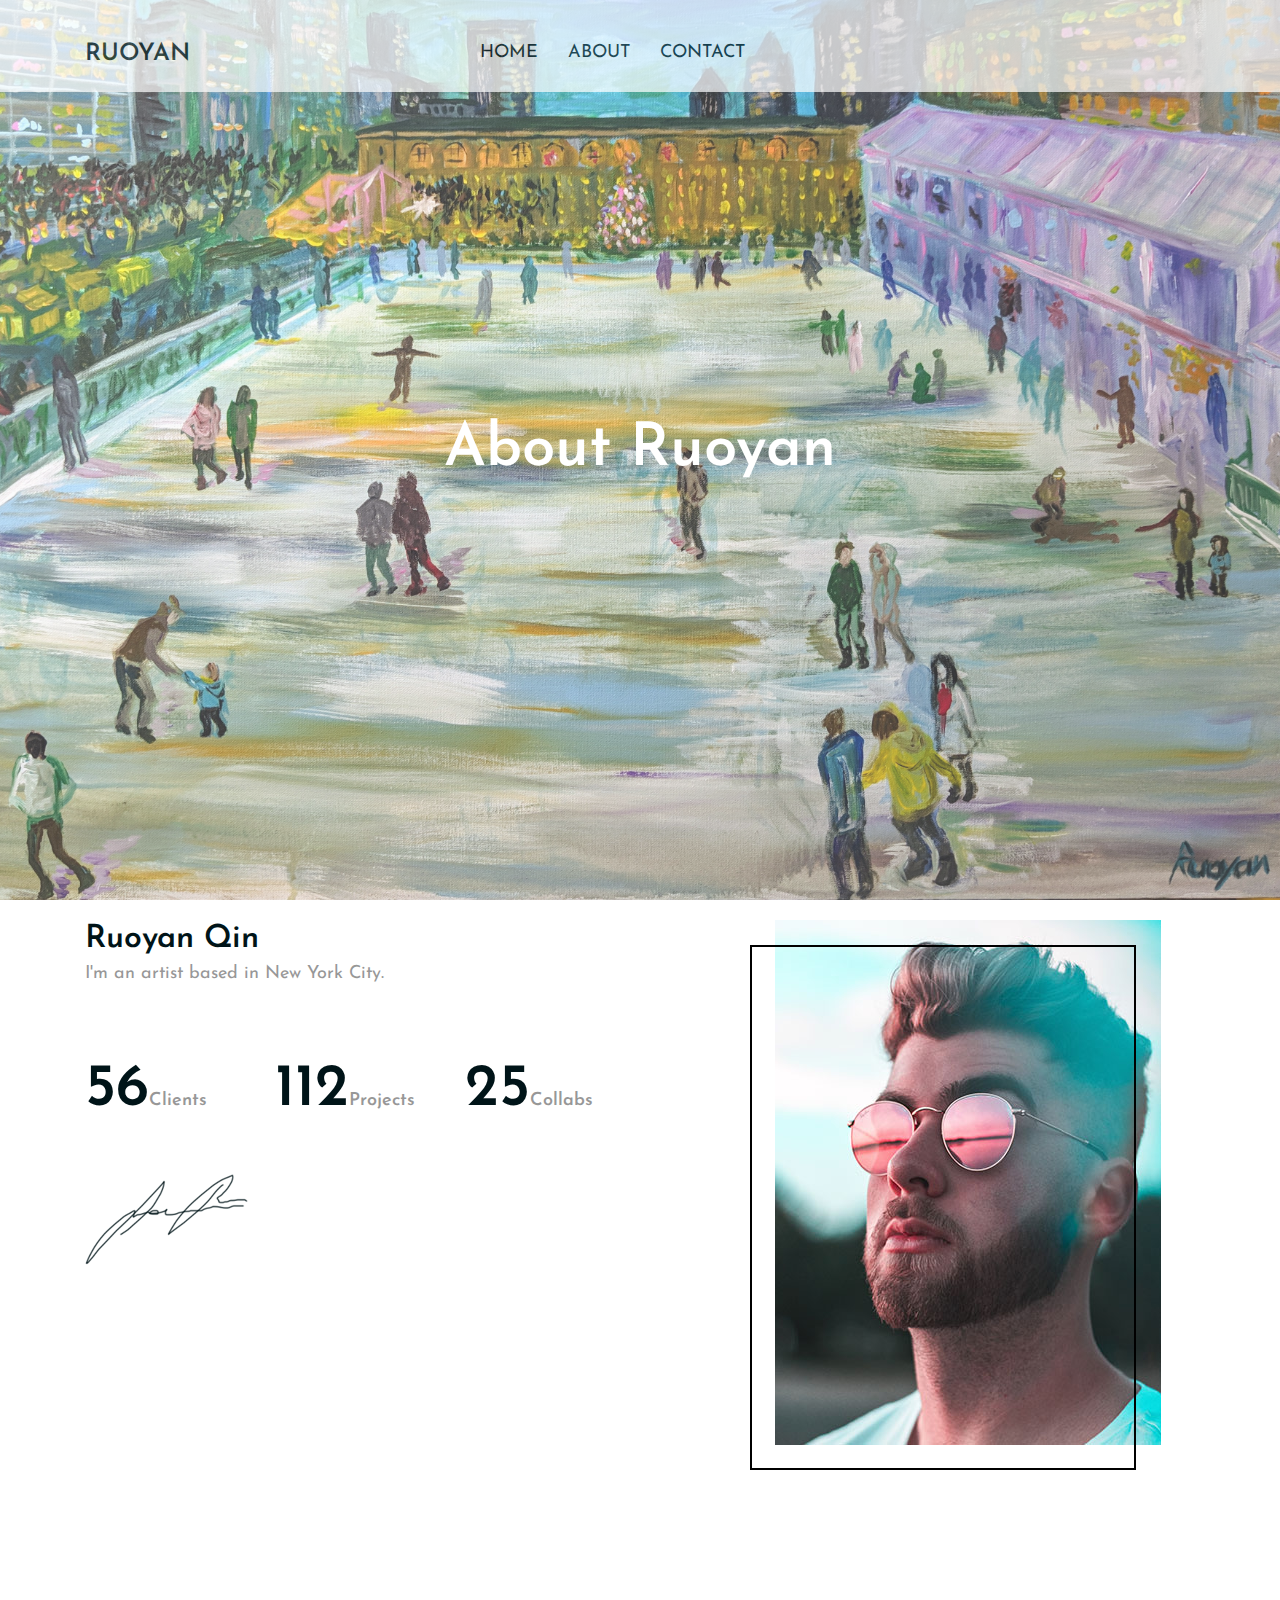
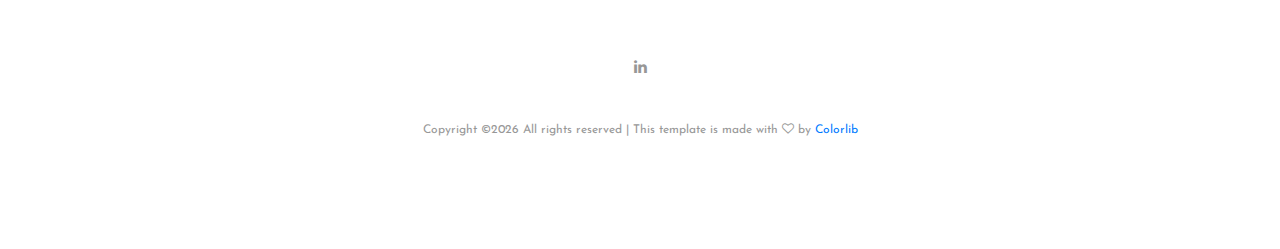
<file: about.html>
<!DOCTYPE html>
<html lang="en">
<head>
	<title>Ruoyan</title>
	<meta charset="UTF-8">
	<meta name="description" content="Ruoyan">
	<meta name="keywords" content="portfolio, artist">
	<meta name="viewport" content="width=device-width, initial-scale=1.0">
	<!-- Favicon -->   
	<link href="img/favicon.ico" rel="shortcut icon"/>

	<!-- Google Fonts -->
	<link href="https://fonts.googleapis.com/css?family=Josefin+Sans:400,400i,600,600i,700" rel="stylesheet">

	<!-- Stylesheets -->
	<link rel="stylesheet" href="css/bootstrap.min.css"/>
	<link rel="stylesheet" href="css/font-awesome.min.css"/>
	<link rel="stylesheet" href="css/magnific-popup.css"/>
	<link rel="stylesheet" href="css/style.css"/>


	<!--[if lt IE 9]>
	  <script src="https://oss.maxcdn.com/html5shiv/3.7.2/html5shiv.min.js"></script>
	  <script src="https://oss.maxcdn.com/respond/1.4.2/respond.min.js"></script>
	<![endif]-->

</head>
<body>
	<!-- Page Preloder -->
	<div id="preloder">
		<div class="loader"></div>
	</div>
	
	<!-- header section start -->
	<header class="header-section">
		<div class="container">
			<div class="row">
				<div class="col-lg-4 col-md-3">
					<div class="logo">
						<h2 class="site-logo">RUOYAN</h2>
					</div>
				</div>
				<div class="col-lg-8 col-md-9">
					<!-- <a href="" class="site-btn header-btn">Donate</a> -->
					<nav class="main-menu">
						<ul>
							<li><a href="home.html">HOME</a></li>
							<li><a href="about.html">ABOUT</a></li>
							<!-- <li><a href="home-2.html">WORK</a></li> -->
							<li><a href="contact.html">CONTACT</a></li>
						</ul>
					</nav>
				</div>
			</div>
		</div>
		<div class="nav-switch">
			<i class="fa fa-bars"></i>
		</div>
	</header>
	<!-- header section end -->

	<!-- intro section start -->
	<section class="intro-section">
		<div class="container text-center">
			<div class="row">
				<div class="col-xl-10 offset-xl-1">
					<h2 class="section-title">About Ruoyan
				</div>
			</div>
		</div>
	</section>
	<!-- intro section end -->


	<!-- page section start -->
	<section class="page-section">
		<div class="container">
			<div class="row">
				<div class="col-lg-6">
					<h2> Ruoyan Qin </h2>
					<p>I'm an artist based in New York City. </p>
					<div class="row mt-5">
						<div class="col-md-4">
							<div class="milestone">
								<h2>56<span>Clients</span></h2>
							</div>
						</div>
						<div class="col-md-4">
							<div class="milestone">
								<h2>112<span>Projects</span></h2>
							</div>
						</div>
						<div class="col-md-4">
							<div class="milestone">
								<h2>25<span>Collabs</span></h2>
							</div>
						</div>
					</div>
					<figure class="mt-5">
						<img src="img/sign.png" alt="">
					</figure>
				</div>
				<div class="col-lg-5 offset-lg-1">
					<figure class="pic-frame">
						<img src="img/about.jpg" alt="">
					</figure>
				</div>
			</div>
		</div>
	</section>
	<!-- page section end -->

	<!-- footer section start -->
	<footer class="footer-section text-center">
		<div class="container">
<!-- 			<h2 class="section-title mb-5">Let’s work together</h2>
			<a href="" class="site-btn">Get in touch</a> -->
			<div class="social-links">
				<!-- <a href=""><span class="fa fa-pinterest"></span></a> -->
				<a href=""><span class="fa fa-linkedin"></span></a>
<!-- 				<a href=""><span class="fa fa-instagram"></span></a>
				<a href=""><span class="fa fa-facebook"></span></a>
				<a href=""><span class="fa fa-twitter"></span></a> -->
			</div>
			<div class="copyright"><!-- Link back to Colorlib can't be removed. Template is licensed under CC BY 3.0. -->
Copyright &copy;<script>document.write(new Date().getFullYear());</script> All rights reserved | This template is made with <i class="fa fa-heart-o" aria-hidden="true"></i> by <a href="https://colorlib.com" target="_blank">Colorlib</a>
<!-- Link back to Colorlib can't be removed. Template is licensed under CC BY 3.0. -->
</div>
		</div>
	</footer>
	<!-- footer section end -->


	<!--====== Javascripts & Jquery ======-->
	<script src="js/jquery-2.1.4.min.js"></script>
	<script src="js/bootstrap.min.js"></script>
	<script src="js/mixitup.min.js"></script>
	<script src="js/magnific-popup.min.js"></script>
	<script src="js/main.js"></script>
</body>
</html>
</file>
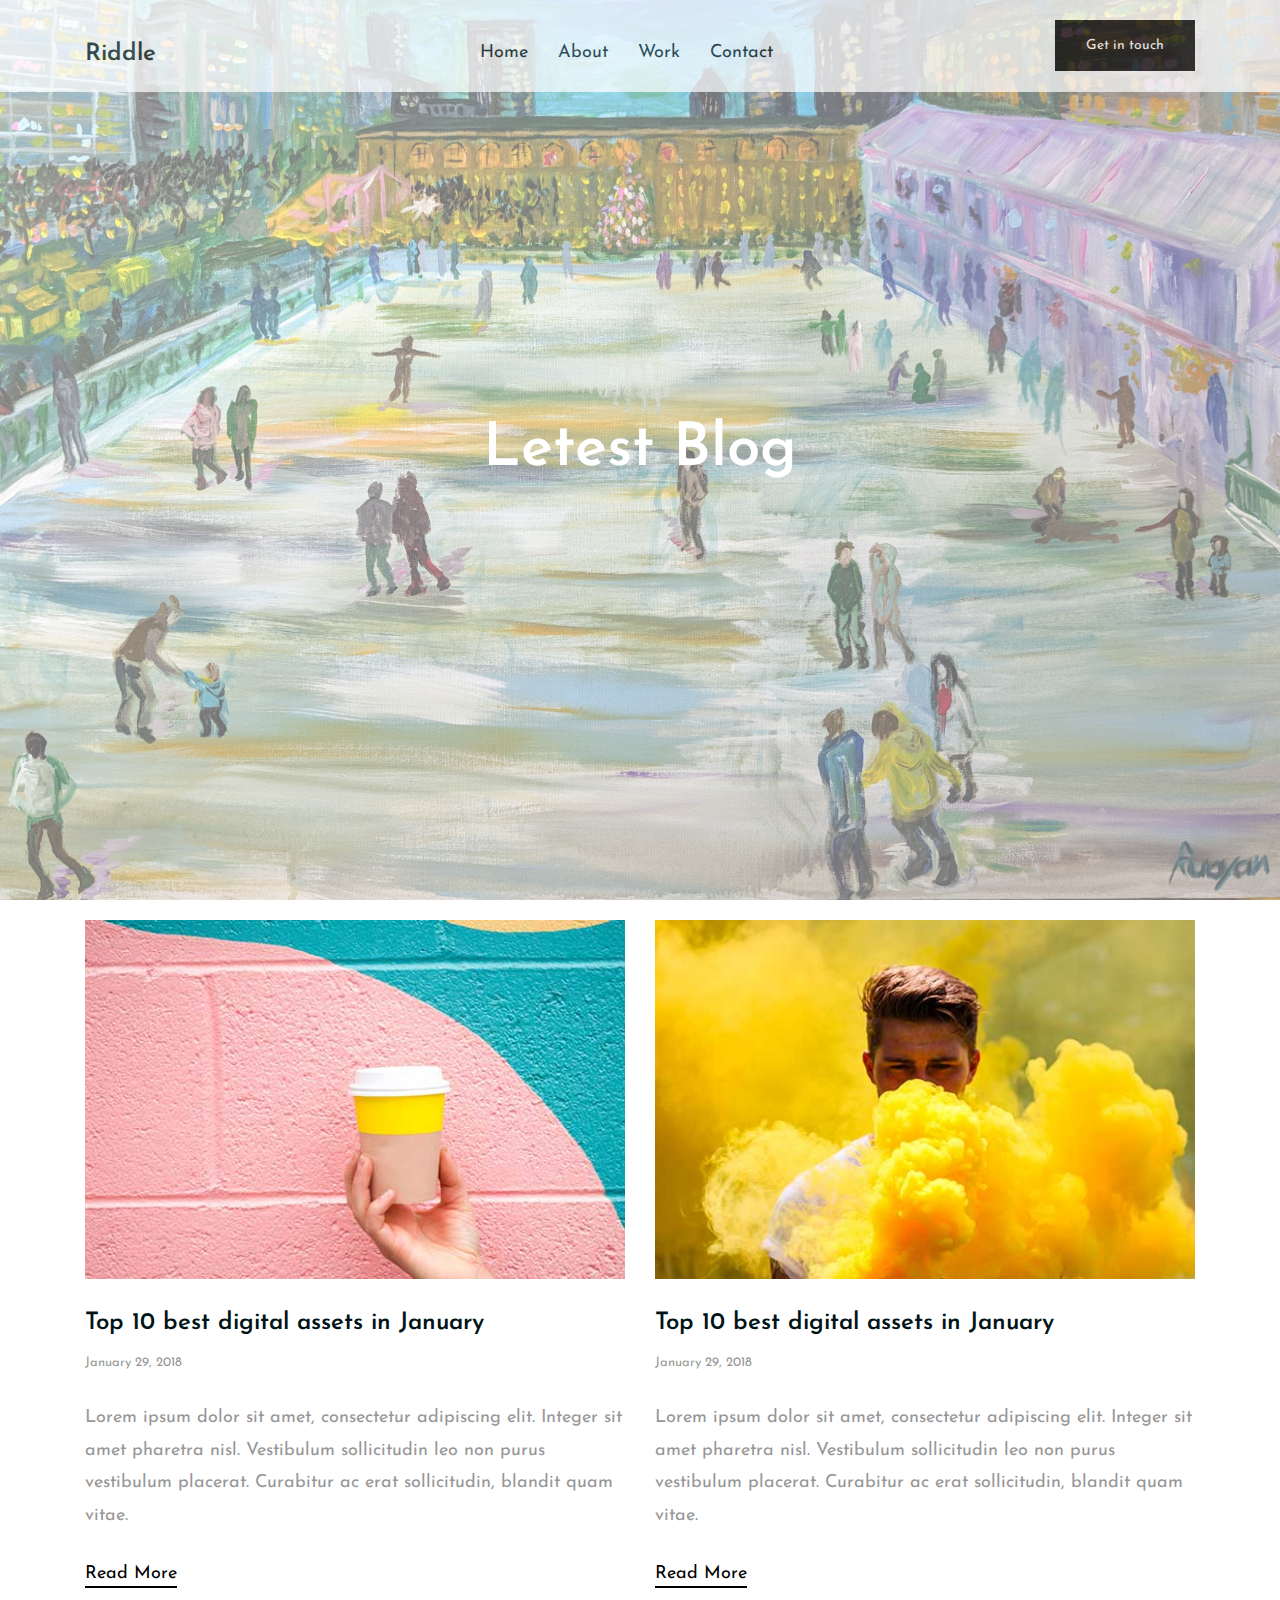
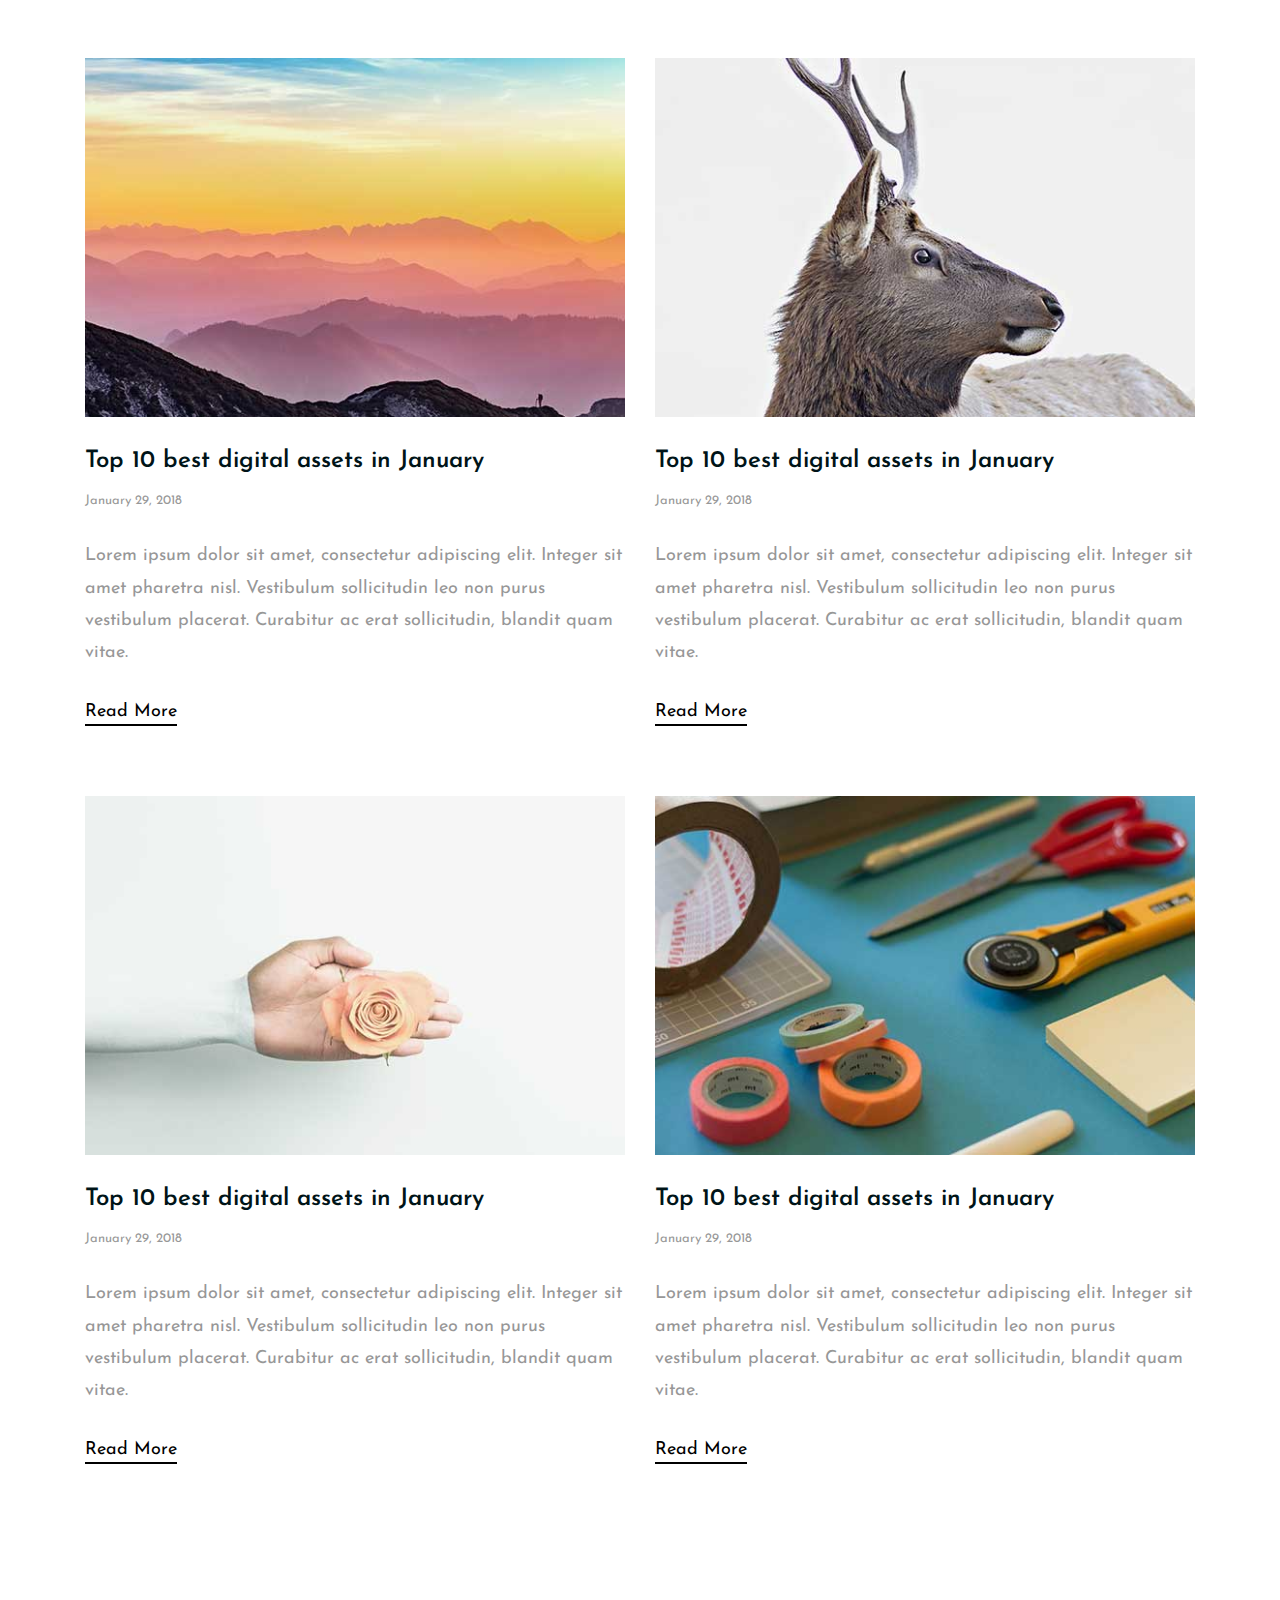
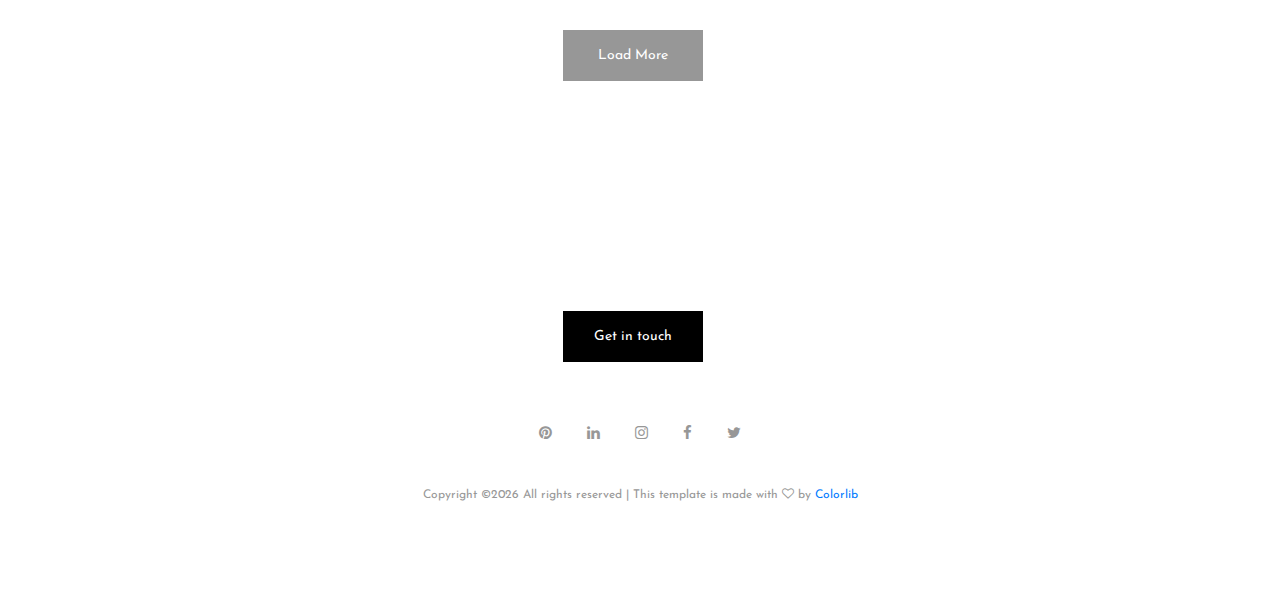
<file: blog.html>
<!DOCTYPE html>
<html lang="en">
<head>
	<title>Riddle - Portfolio Template</title>
	<meta charset="UTF-8">
	<meta name="description" content="Riddle - Portfolio Template">
	<meta name="keywords" content="portfolio, riddle, onepage, creative, html">
	<meta name="viewport" content="width=device-width, initial-scale=1.0">
	<!-- Favicon -->   
	<link href="img/favicon.ico" rel="shortcut icon"/>

	<!-- Google Fonts -->
	<link href="https://fonts.googleapis.com/css?family=Josefin+Sans:400,400i,600,600i,700" rel="stylesheet">

	<!-- Stylesheets -->
	<link rel="stylesheet" href="css/bootstrap.min.css"/>
	<link rel="stylesheet" href="css/font-awesome.min.css"/>
	<link rel="stylesheet" href="css/style.css"/>


	<!--[if lt IE 9]>
	  <script src="https://oss.maxcdn.com/html5shiv/3.7.2/html5shiv.min.js"></script>
	  <script src="https://oss.maxcdn.com/respond/1.4.2/respond.min.js"></script>
	<![endif]-->

</head>
<body>
	<!-- Page Preloder -->
	<div id="preloder">
		<div class="loader"></div>
	</div>
	
	<!-- header section start -->
	<header class="header-section">
		<div class="container">
			<div class="row">
				<div class="col-lg-4 col-md-3">
					<div class="logo">
						<h2 class="site-logo">Riddle</h2>
					</div>
				</div>
				<div class="col-lg-8 col-md-9">
					<a href="" class="site-btn header-btn">Get in touch</a>
					<nav class="main-menu">
						<ul>
							<li><a href="home.html">Home</a></li>
							<li><a href="about.html">About</a></li>
							<li><a href="home-2.html">Work</a></li>
							<li><a href="contact.html">Contact</a></li>
						</ul>
					</nav>
				</div>
			</div>
		</div>
		<div class="nav-switch">
			<i class="fa fa-bars"></i>
		</div>
	</header>
	<!-- header section end -->

	<!-- intro section start -->
	<section class="intro-section">
		<div class="container">
			<div class="row">
				<div class="col-12">
					<h2 class="section-title">Letest Blog</h2>
				</div>
			</div>
		</div>
	</section>
	<!-- intro section end -->


	<!-- page section start -->
	<div class="page-section">
		<div class="container">
			<div class="row mb-5">
				<!-- blog item -->
				<div class="col-md-6">
					<div class="blog-item">
						<figure class="thumb">
							<img src="img/blog/1.jpg" alt="">
						</figure>
						<article class="blog-content">
							<h2>Top 10 best digital assets in January</h2>
							<div class="blog-meta">January 29, 2018</div>
							<p>Lorem ipsum dolor sit amet, consectetur adipiscing elit. Integer sit amet pharetra nisl. Vestibulum sollicitudin leo non purus vestibulum placerat. Curabitur ac erat sollicitudin, blandit quam vitae.</p>
							<a href="" class="read-more">Read More</a>
						</article>
					</div>
				</div>
				<!-- blog item -->
				<div class="col-md-6">
					<div class="blog-item">
						<figure class="thumb">
							<img src="img/blog/2.jpg" alt="">
						</figure>
						<article class="blog-content">
							<h2>Top 10 best digital assets in January</h2>
							<div class="blog-meta">January 29, 2018</div>
							<p>Lorem ipsum dolor sit amet, consectetur adipiscing elit. Integer sit amet pharetra nisl. Vestibulum sollicitudin leo non purus vestibulum placerat. Curabitur ac erat sollicitudin, blandit quam vitae.</p>
							<a href="" class="read-more">Read More</a>
						</article>
					</div>
				</div>
				<!-- blog item -->
				<div class="col-md-6">
					<div class="blog-item">
						<figure class="thumb">
							<img src="img/blog/3.jpg" alt="">
						</figure>
						<article class="blog-content">
							<h2>Top 10 best digital assets in January</h2>
							<div class="blog-meta">January 29, 2018</div>
							<p>Lorem ipsum dolor sit amet, consectetur adipiscing elit. Integer sit amet pharetra nisl. Vestibulum sollicitudin leo non purus vestibulum placerat. Curabitur ac erat sollicitudin, blandit quam vitae.</p>
							<a href="" class="read-more">Read More</a>
						</article>
					</div>
				</div>
				<!-- blog item -->
				<div class="col-md-6">
					<div class="blog-item">
						<figure class="thumb">
							<img src="img/blog/4.jpg" alt="">
						</figure>
						<article class="blog-content">
							<h2>Top 10 best digital assets in January</h2>
							<div class="blog-meta">January 29, 2018</div>
							<p>Lorem ipsum dolor sit amet, consectetur adipiscing elit. Integer sit amet pharetra nisl. Vestibulum sollicitudin leo non purus vestibulum placerat. Curabitur ac erat sollicitudin, blandit quam vitae.</p>
							<a href="" class="read-more">Read More</a>
						</article>
					</div>
				</div>
				<!-- blog item -->
				<div class="col-md-6">
					<div class="blog-item">
						<figure class="thumb">
							<img src="img/blog/5.jpg" alt="">
						</figure>
						<article class="blog-content">
							<h2>Top 10 best digital assets in January</h2>
							<div class="blog-meta">January 29, 2018</div>
							<p>Lorem ipsum dolor sit amet, consectetur adipiscing elit. Integer sit amet pharetra nisl. Vestibulum sollicitudin leo non purus vestibulum placerat. Curabitur ac erat sollicitudin, blandit quam vitae.</p>
							<a href="" class="read-more">Read More</a>
						</article>
					</div>
				</div>
				<!-- blog item -->
				<div class="col-md-6">
					<div class="blog-item">
						<figure class="thumb">
							<img src="img/blog/6.jpg" alt="">
						</figure>
						<article class="blog-content">
							<h2>Top 10 best digital assets in January</h2>
							<div class="blog-meta">January 29, 2018</div>
							<p>Lorem ipsum dolor sit amet, consectetur adipiscing elit. Integer sit amet pharetra nisl. Vestibulum sollicitudin leo non purus vestibulum placerat. Curabitur ac erat sollicitudin, blandit quam vitae.</p>
							<a href="" class="read-more">Read More</a>
						</article>
					</div>
				</div>
			</div>
			<div class="text-center pt-5">
				<button class="site-btn btn-fade">Load More</button>
			</div>
		</div>
	</div>
	<!-- page section end -->

	<!-- footer section start -->
	<footer class="footer-section text-center">
		<div class="container">
			<h2 class="section-title mb-5">Let’s work together</h2>
			<a href="" class="site-btn">Get in touch</a>
			<div class="social-links">
				<a href=""><span class="fa fa-pinterest"></span></a>
				<a href=""><span class="fa fa-linkedin"></span></a>
				<a href=""><span class="fa fa-instagram"></span></a>
				<a href=""><span class="fa fa-facebook"></span></a>
				<a href=""><span class="fa fa-twitter"></span></a>
			</div>
			<div class="copyright"><!-- Link back to Colorlib can't be removed. Template is licensed under CC BY 3.0. -->
Copyright &copy;<script>document.write(new Date().getFullYear());</script> All rights reserved | This template is made with <i class="fa fa-heart-o" aria-hidden="true"></i> by <a href="https://colorlib.com" target="_blank">Colorlib</a>
<!-- Link back to Colorlib can't be removed. Template is licensed under CC BY 3.0. -->
</div>
		</div>
	</footer>
	<!-- footer section end -->



	<!--====== Javascripts & Jquery ======-->
	<script src="js/jquery-2.1.4.min.js"></script>
	<script src="js/bootstrap.min.js"></script>
	<script src="js/mixitup.min.js"></script>
	<script src="js/magnific-popup.min.js"></script>
	<script src="js/main.js"></script>
</body>
</html>
</file>
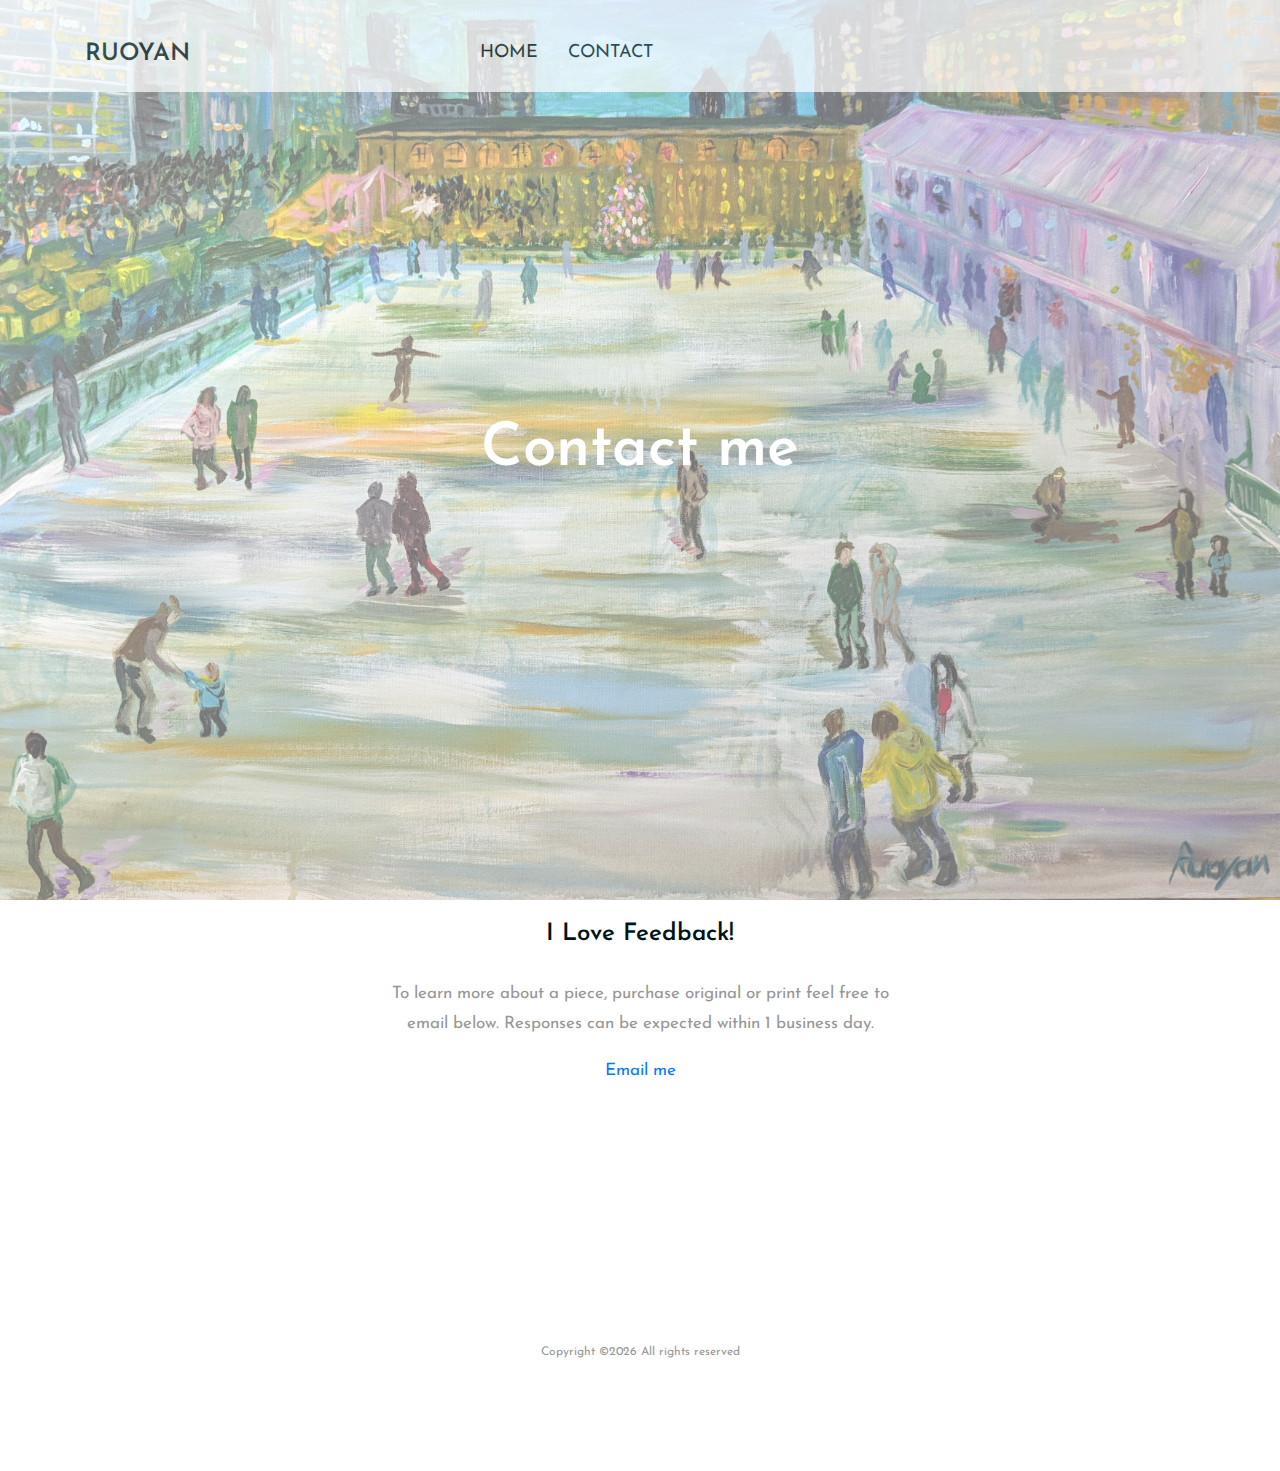
<file: contact.html>
<!DOCTYPE html>
<html lang="en">
<head>
	<title>Ruoyan</title>
	<meta charset="UTF-8">
	<meta name="description" content="Ruoyan">
	<meta name="keywords" content="portfolio, artist">
	<meta name="viewport" content="width=device-width, initial-scale=1.0">
	<!-- Favicon -->   
	<link href="img/favicon.ico" rel="shortcut icon"/>

	<!-- Google Fonts -->
	<link href="https://fonts.googleapis.com/css?family=Josefin+Sans:400,400i,600,600i,700" rel="stylesheet">

	<!-- Stylesheets -->
	<link rel="stylesheet" href="css/bootstrap.min.css"/>
	<link rel="stylesheet" href="css/font-awesome.min.css"/>
	<link rel="stylesheet" href="css/magnific-popup.css"/>
	<link rel="stylesheet" href="css/style.css"/>


	<!--[if lt IE 9]>
	  <script src="https://oss.maxcdn.com/html5shiv/3.7.2/html5shiv.min.js"></script>
	  <script src="https://oss.maxcdn.com/respond/1.4.2/respond.min.js"></script>
	<![endif]-->

</head>
<body>
	<!-- Page Preloder -->
	<div id="preloder">
		<div class="loader"></div>
	</div>
	
	<!-- header section start -->
	<header class="header-section">
		<div class="container">
			<div class="row">
				<div class="col-lg-4 col-md-3">
					<div class="logo">
						<h2 class="site-logo">RUOYAN</h2>
					</div>
				</div>
				<div class="col-lg-8 col-md-9">
					<!-- <a href="" class="site-btn header-btn">Donate</a> -->
					<nav class="main-menu">
						<ul>
							<li><a href="index.html">HOME</a></li>
							<!-- <li><a href="about.html">ABOUT</a></li> -->
							<!-- <li><a href="home-2.html">WORK</a></li> -->
							<li><a href="contact.html">CONTACT</a></li>
						</ul>
					</nav>
				</div>
			</div>
		</div>
		<div class="nav-switch">
			<i class="fa fa-bars"></i>
		</div>
	</header>
	<!-- header section end -->

	<!-- intro section start -->
	<section class="intro-section">
		<div class="container text-center">
			<div class="row">
				<div class="col-xl-10 offset-xl-1">
					<h2 class="section-title">Contact me</h2>
				</div>
			</div>
		</div>
	</section>
	<!-- intro section end -->


	<!-- page section start -->
	<section class="page-section">
		<div class="container">
			<div class="row">
				<div class="col-lg-6 offset-lg-3 contect-tect">
					<h2>I Love Feedback!</h2>
					<p>To learn more about a piece, purchase original or print feel free to email below. Responses can be expected within 1 business day.</p>
					<p><a href="mailto:ruoyanq@gmail.com?Subject=Hello%20again" target="_top">Email me</a>
				</div>
			</div>
<!-- 			<form class="contact-form">
				<div class="row">
					<div class="col-md-6">
						<input type="text" placeholder="Name">
					</div>
					<div class="col-md-6">
						<input type="text" placeholder="E-mail">
					</div>
					<div class="col-md-6">
						<input type="text" placeholder="Subject">
					</div>
					<div class="col-md-6">
						<input type="text" placeholder="How did you hear about us?">
					</div>
					<div class="col-md-12">
						<textarea placeholder="Message"></textarea>
					</div>
				</div>
				<div class="text-center">
					<button class="site-btn">Send</button>
				</div>
			</form> -->
		</div>
	</section>
	<!-- page section end -->

	<!-- footer section start -->
	<footer class="footer-section text-center">
		<div class="container">
			<div class="social-links">
<!-- 				<a href=""><span class="fa fa-pinterest"></span></a>
				<a href=""><span class="fa fa-linkedin"></span></a>
				<a href=""><span class="fa fa-instagram"></span></a>
				<a href=""><span class="fa fa-facebook"></span></a>
				<a href=""><span class="fa fa-twitter"></span></a> -->
			</div>
			<div class="copyright"><!-- Link back to Colorlib can't be removed. Template is licensed under CC BY 3.0. -->
Copyright &copy;<script>document.write(new Date().getFullYear());</script> All rights reserved
</div>
		</div>
	</footer>
	<!-- footer section end -->


	<!--====== Javascripts & Jquery ======-->
	<script src="js/jquery-2.1.4.min.js"></script>
	<script src="js/bootstrap.min.js"></script>
	<script src="js/mixitup.min.js"></script>
	<script src="js/magnific-popup.min.js"></script>
	<script src="js/main.js"></script>
</body>
</html>
</file>
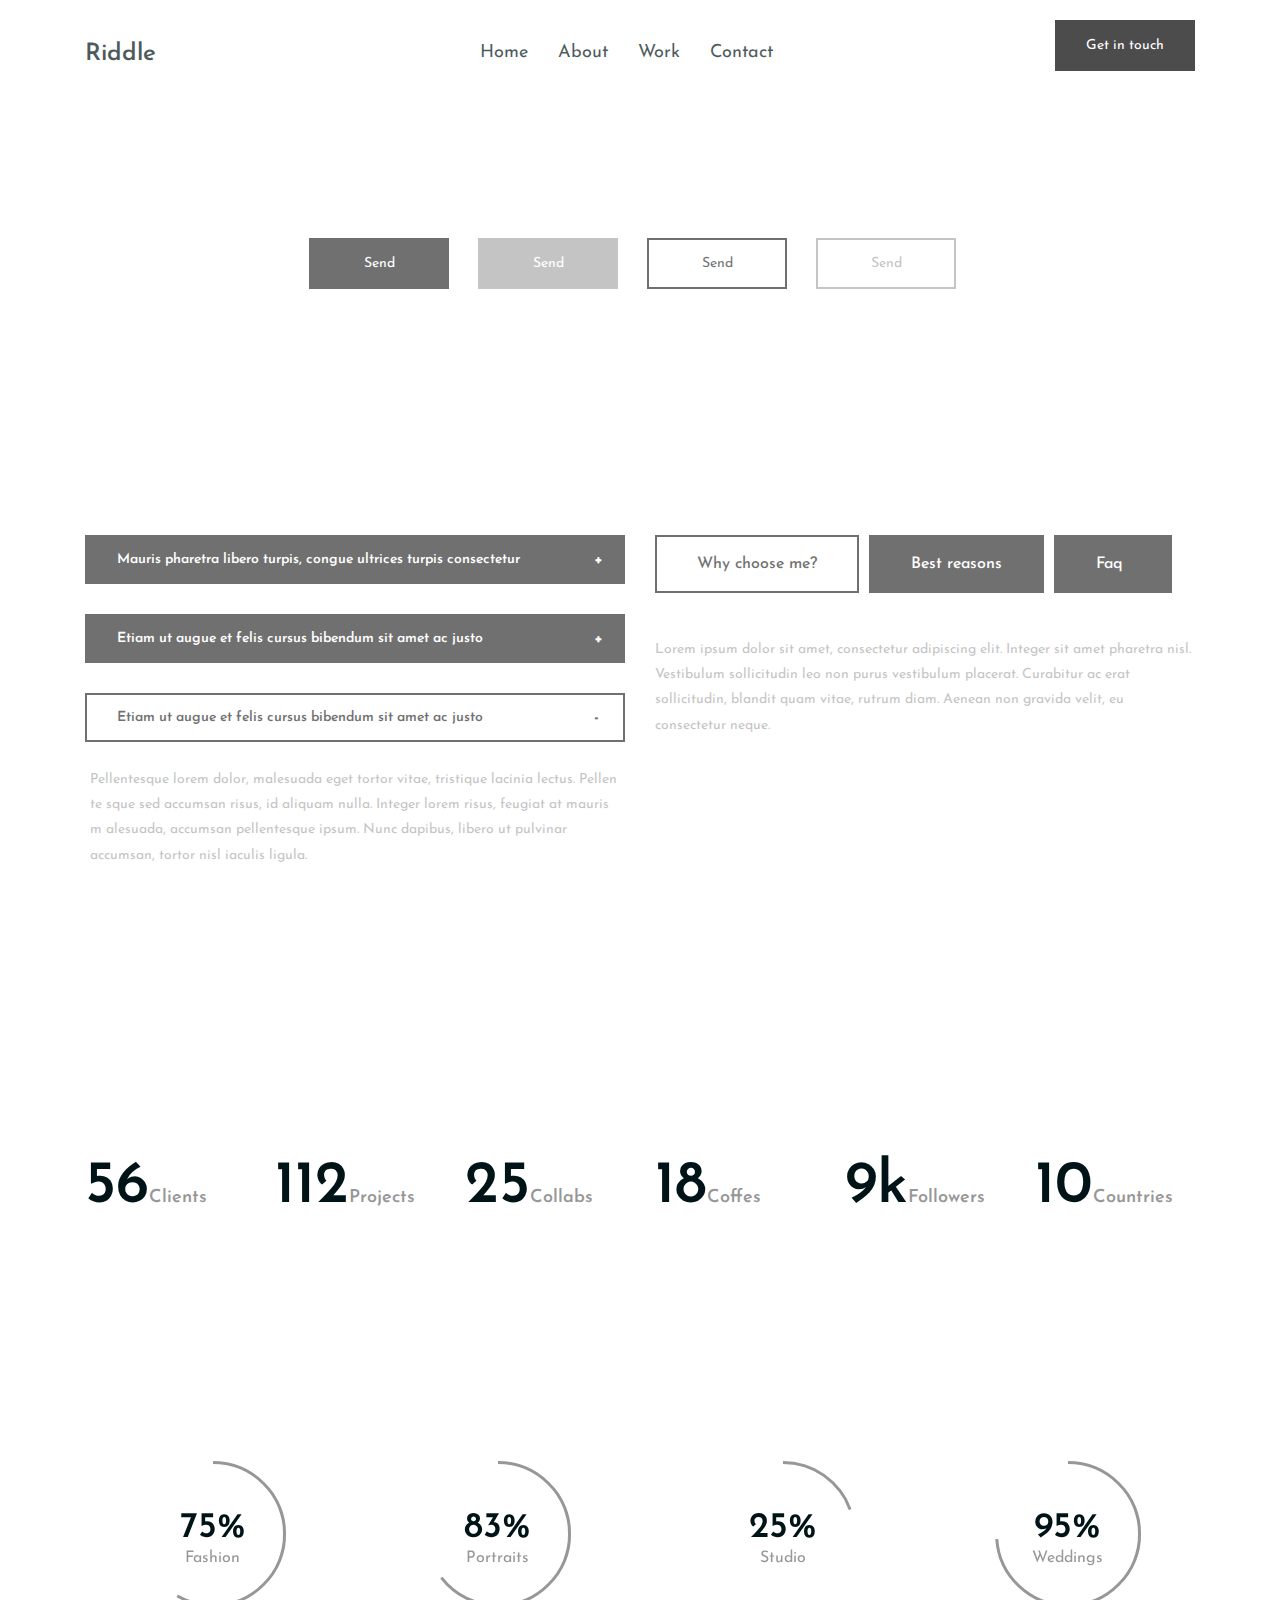
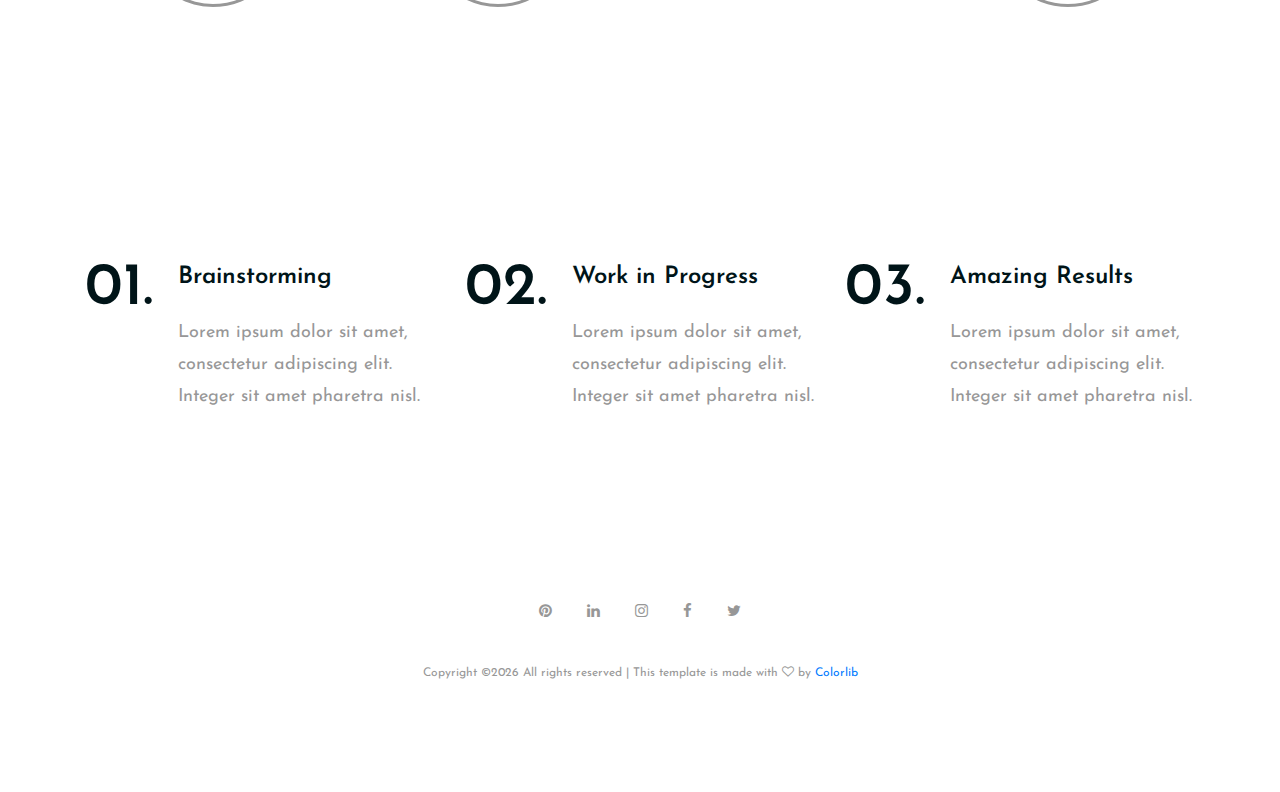
<file: elements.html>
<!DOCTYPE html>
<html lang="en">
<head>
	<title>Riddle - Portfolio Template</title>
	<meta charset="UTF-8">
	<meta name="description" content="Riddle - Portfolio Template">
	<meta name="keywords" content="portfolio, riddle, onepage, creative, html">
	<meta name="viewport" content="width=device-width, initial-scale=1.0">
	<!-- Favicon -->   
	<link href="img/favicon.ico" rel="shortcut icon"/>

	<!-- Google Fonts -->
	<link href="https://fonts.googleapis.com/css?family=Josefin+Sans:400,400i,600,600i,700" rel="stylesheet">

	<!-- Stylesheets -->
	<link rel="stylesheet" href="css/bootstrap.min.css"/>
	<link rel="stylesheet" href="css/font-awesome.min.css"/>
	<link rel="stylesheet" href="css/style.css"/>


	<!--[if lt IE 9]>
	  <script src="https://oss.maxcdn.com/html5shiv/3.7.2/html5shiv.min.js"></script>
	  <script src="https://oss.maxcdn.com/respond/1.4.2/respond.min.js"></script>
	<![endif]-->

</head>
<body>
	<!-- Page Preloder -->
	<div id="preloder">
		<div class="loader"></div>
	</div>

	<!-- header section start -->
	<header class="header-section">
		<div class="container">
			<div class="row">
				<div class="col-lg-4">
					<div class="logo">
						<h2 class="site-logo">Riddle</h2>
					</div>
				</div>
				<div class="col-lg-8">
					<a href="" class="site-btn header-btn">Get in touch</a>
					<nav class="main-menu">
						<ul>
							<li><a href="home.html">Home</a></li>
							<li><a href="about.html">About</a></li>
							<li><a href="home-2.html">Work</a></li>
							<li><a href="contact.html">Contact</a></li>
						</ul>
					</nav>
				</div>
			</div>
		</div>
	</header>
	<!-- header section end -->

	<!-- page section start -->
	<section class="page-section pt100">
		<div class="container">
			<div class="element">
				<div class="text-center">
					<div class="section-title mb-5">Buttons</div>
					<div class="buttons">
						<button class="site-btn sb-dark mr-4 mb-2">Send</button>
						<button class="site-btn btn-fade mr-4 mb-2">Send</button>
						<button class="site-btn btn-line mr-4 mb-2">Send</button>
						<button class="site-btn btn-line-fade mb-2">Send</button>
					</div>
				</div>
			</div>
			<div class="element">
				<div class="text-center">
					<div class="section-title mb-5">Accordions & Tabs</div>
				</div>
				<div class="row">
					<div class="col-lg-6">
						<div id="accordion" class="accordion-area">
							<div class="panel">
								<div class="panel-header" id="headingOne">
									Mauris pharetra libero turpis, congue ultrices turpis consectetur 
									<button class="panel-link" data-toggle="collapse" data-target="#collapse1" aria-expanded="false" aria-controls="collapse1"></button>
								</div>
								<div id="collapse1" class="collapse" aria-labelledby="headingOne" data-parent="#accordion">
									<div class="panel-body">
										<p>Pellentesque lorem dolor, malesuada eget tortor vitae, tristique lacinia lectus. Pellen te sque sed accumsan risus, id aliquam nulla. Integer lorem risus, feugiat at mauris m alesuada, accumsan pellentesque ipsum. Nunc dapibus, libero ut pulvinar accumsan, tortor nisl iaculis ligula. </p>
									</div>
								</div>
							</div>
							<div class="panel">
								<div class="panel-header" id="headingTwo">
									Etiam ut augue et felis cursus bibendum sit amet ac justo
									<button class="panel-link" data-toggle="collapse" data-target="#collapse2" aria-expanded="false" aria-controls="collapse2"></button>
								</div>
								<div id="collapse2" class="collapse" aria-labelledby="headingTwo" data-parent="#accordion">
									<div class="panel-body">
										<p>Pellentesque lorem dolor, malesuada eget tortor vitae, tristique lacinia lectus. Pellen te sque sed accumsan risus, id aliquam nulla. Integer lorem risus, feugiat at mauris m alesuada, accumsan pellentesque ipsum. Nunc dapibus, libero ut pulvinar accumsan, tortor nisl iaculis ligula. </p>
									</div>
								</div>
							</div>
							<div class="panel">
								<div class="panel-header active" id="headingThree">
									Etiam ut augue et felis cursus bibendum sit amet ac justo
									<button class="panel-link" data-toggle="collapse" data-target="#collapse3" aria-expanded="true" aria-controls="collapse3"></button>
								</div>
								<div id="collapse3" class="collapse show" aria-labelledby="headingThree" data-parent="#accordion">
									<div class="panel-body">
										<p>Pellentesque lorem dolor, malesuada eget tortor vitae, tristique lacinia lectus. Pellen te sque sed accumsan risus, id aliquam nulla. Integer lorem risus, feugiat at mauris m alesuada, accumsan pellentesque ipsum. Nunc dapibus, libero ut pulvinar accumsan, tortor nisl iaculis ligula. </p>
									</div>
								</div>
							</div>
						</div>
					</div>
					<div class="col-lg-6">
						<div class="tab-element">
							<ul class="nav nav-tabs" id="myTab" role="tablist">
								<li class="nav-item">
									<a class="nav-link active" id="1-tab" data-toggle="tab" href="#tab-1" role="tab" aria-controls="tab-1" aria-selected="true">Why choose me?</a>
								</li>
								<li class="nav-item">
									<a class="nav-link" id="2-tab" data-toggle="tab" href="#tab-2" role="tab" aria-controls="tab-2" aria-selected="false">Best reasons</a>
								</li>
								<li class="nav-item">
									<a class="nav-link" id="3-tab" data-toggle="tab" href="#tab-3" role="tab" aria-controls="tab-3" aria-selected="false">Faq</a>
								</li>
							</ul>
							<div class="tab-content" id="myTabContent">
								<!-- single tab content -->
								<div class="tab-pane fade show active" id="tab-1" role="tabpanel" aria-labelledby="tab-1">
									<p>Lorem ipsum dolor sit amet, consectetur adipiscing elit. Integer sit amet pharetra nisl. Vestibulum sollicitudin leo non purus vestibulum placerat. Curabitur ac erat sollicitudin, blandit quam vitae, rutrum diam. Aenean non gravida velit, eu consectetur neque.</p>
								</div>
								<div class="tab-pane fade" id="tab-2" role="tabpanel" aria-labelledby="tab-2">
									<p>Lorem ipsum dolor sit amet, consectetur adipiscing elit. Integer sit amet pharetra nisl. Vestibulum sollicitudin leo non purus vestibulum placerat. Curabitur ac erat sollicitudin, blandit quam vitae, rutrum diam. Aenean non gravida velit, eu consectetur neque.</p>
								</div>
								<div class="tab-pane fade" id="tab-3" role="tabpanel" aria-labelledby="tab-3">
									<p>Lorem ipsum dolor sit amet, consectetur adipiscing elit. Integer sit amet pharetra nisl. Vestibulum sollicitudin leo non purus vestibulum placerat. Curabitur ac erat sollicitudin, blandit quam vitae, rutrum diam. Aenean non gravida velit, eu consectetur neque.</p>
								</div>
							</div>
						</div>
					</div>
				</div>
			</div>
			<div class="element">
				<div class="text-center">
					<div class="section-title mb-5">Milestones</div>
				</div>
				<div class="row">
					<div class="col-lg-2">
						<div class="milestone">
							<h2>56<span>Clients</span></h2>
						</div>
					</div>
					<div class="col-lg-2">
						<div class="milestone">
							<h2>112<span>Projects</span></h2>
						</div>
					</div>
					<div class="col-lg-2">
						<div class="milestone">
							<h2>25<span>Collabs</span></h2>
						</div>
					</div>
					<div class="col-lg-2">
						<div class="milestone">
							<h2>18<span>Coffes</span></h2>
						</div>
					</div>
					<div class="col-lg-2">
						<div class="milestone">
							<h2>9k<span>Followers</span></h2>
						</div>
					</div>
					<div class="col-lg-2">
						<div class="milestone">
							<h2>10<span>Countries</span></h2>
						</div>
					</div>
				</div>
			</div>
			<div class="element">
				<div class="text-center">
					<div class="section-title mb-5">Loaders</div>
				</div>
				<div class="row">
					<div class="col-lg-3 col-md-6 mb-5 mb-md-0">
						<div class="circle-progress">
							<div id="progress1"></div>
							<div class="progress-info">
								<h2>75%</h2>
								<p>Fashion</p>
							</div>		
						</div>
					</div>
					<div class="col-lg-3 col-md-6 mb-5 mb-md-0">
						<div class="circle-progress">
							<div id="progress2"></div>
							<div class="progress-info">
								<h2>83%</h2>
								<p>Portraits</p>
							</div>		
						</div>
					</div>
					<div class="col-lg-3 col-md-6 mb-5 mb-md-0">
						<div class="circle-progress">
							<div id="progress3"></div>
							<div class="progress-info">
								<h2>25%</h2>
								<p>Studio</p>
							</div>		
						</div>
					</div>
					<div class="col-lg-3 col-md-6">
						<div class="circle-progress">
							<div id="progress4"></div>
							<div class="progress-info">
								<h2>95%</h2>
								<p>Weddings</p>
							</div>		
						</div>
					</div>
				</div>
			</div>
			<div class="element">
				<div class="text-center">
					<div class="section-title mb-5">Icon Boxes</div>
				</div>
				<div class="row">
					<div class="col-md-4">
						<div class="icon-box mb-5 mb-md-0">
							<div class="icon">
								<h2>01.</h2>
							</div>
							<div class="icon-box-content">
								<h3>Brainstorming</h3>
								<p>Lorem ipsum dolor sit amet, consectetur adipiscing elit. Integer sit amet pharetra nisl. </p>
							</div>
						</div>
					</div>
					<div class="col-md-4">
						<div class="icon-box mb-5 mb-md-0">
							<div class="icon">
								<h2>02.</h2>
							</div>
							<div class="icon-box-content">
								<h3>Work in Progress</h3>
								<p>Lorem ipsum dolor sit amet, consectetur adipiscing elit. Integer sit amet pharetra nisl. </p>
							</div>
						</div>
					</div>
					<div class="col-md-4">
						<div class="icon-box ">
							<div class="icon">
								<h2>03.</h2>
							</div>
							<div class="icon-box-content">
								<h3>Amazing Results</h3>
								<p>Lorem ipsum dolor sit amet, consectetur adipiscing elit. Integer sit amet pharetra nisl. </p>
							</div>
						</div>
					</div>
				</div>
			</div>
		</div>
	</section>
	<!-- page section end -->

	<!-- footer section start -->
	<footer class="footer-section text-center">
		<div class="container">
			<div class="social-links">
				<a href=""><span class="fa fa-pinterest"></span></a>
				<a href=""><span class="fa fa-linkedin"></span></a>
				<a href=""><span class="fa fa-instagram"></span></a>
				<a href=""><span class="fa fa-facebook"></span></a>
				<a href=""><span class="fa fa-twitter"></span></a>
			</div>
			<div class="copyright"><!-- Link back to Colorlib can't be removed. Template is licensed under CC BY 3.0. -->
Copyright &copy;<script>document.write(new Date().getFullYear());</script> All rights reserved | This template is made with <i class="fa fa-heart-o" aria-hidden="true"></i> by <a href="https://colorlib.com" target="_blank">Colorlib</a>
<!-- Link back to Colorlib can't be removed. Template is licensed under CC BY 3.0. -->
</div>
		</div>
	</footer>
	<!-- footer section end -->



	<!--====== Javascripts & Jquery ======-->
	<script src="js/jquery-2.1.4.min.js"></script>
	<script src="js/bootstrap.min.js"></script>
	<script src="js/mixitup.min.js"></script>
	<script src="js/circle-progress.min.js"></script>
	<script src="js/magnific-popup.min.js"></script>
	<script src="js/main.js"></script>
</body>
</html>
</file>
<file: css/style.css>
/* =================================
------------------------------------
  Riddle - Portfolio
  Version: 1.0
 ------------------------------------ 
 ====================================*/

/*----------------------------------------*/
/* Template default CSS
/*----------------------------------------*/

html,
body {
  height: 100%;
  font-family: 'Josefin Sans', sans-serif;
}

h1,
h2,
h3,
h4,
h5,
h6 {
  color: #001418;
  margin: 0;
  font-weight: 600;
  font-family: 'Josefin Sans', sans-serif;
}

p {
  font-size: 18px;
  color: #979797;
  line-height: 1.8;
}

img {
  max-width: 100%;
}

input:focus,
select:focus,
button:focus,
textarea:focus {
  outline: none;
}

a:hover,
a:focus {
  text-decoration: none;
  outline: none;
}

ul,
ol {
  padding: 0;
  margin: 0;
}

/*------------------------
  Helper css
--------------------------*/
.body-pad {
  padding: 0 40px;
}

.spad {
  padding: 100px 0;
}

.pt100 {
  padding-top: 100px;
}

.set-bg {
  background-repeat: no-repeat;
  background-size: cover;
}

.section-title {
  text-align: center;
  color: white;
  font-size: 60px;
}

.section-title span {
  color: #979797;
}

/*------------------------
  Common Elements
--------------------------*/
.element {
  margin-bottom: 100px;
}

.element:last-child {
  margin-bottom: 0;
}

/*=== Preloder ===*/
#preloder {
  position: fixed;
  width: 100%;
  height: 100%;
  top: 0;
  left: 0;
  z-index: 999999;
  background: #fff;
}

.loader {
  width: 30px;
  height: 30px;
  border: 3px solid #000;
  position: absolute;
  top: 50%;
  left: 50%;
  margin-top: -13px;
  margin-left: -13px;
  border-radius: 60px;
  border-left-color: transparent;
  animation: loader 0.8s linear infinite;
  -webkit-animation: loader 0.8s linear infinite;
}

@keyframes loader {
  0% {
    -webkit-transform: rotate(0deg);
            transform: rotate(0deg);
  }
  50% {
    -webkit-transform: rotate(180deg);
            transform: rotate(180deg);
  }
  100% {
    -webkit-transform: rotate(360deg);
            transform: rotate(360deg);
  }
}

@-webkit-keyframes loader {
  0% {
    -webkit-transform: rotate(0deg);
  }
  50% {
    -webkit-transform: rotate(180deg);
  }
  100% {
    -webkit-transform: rotate(360deg);
  }
}

/*=== Buttons ===*/
.site-btn {
  display: inline-block;
  font-size: 14px;
  min-width: 140px;
  text-align: center;
  padding: 15px 10px;
  position: relative;
  color: #fff;
  border: none;
  background-color: #000;
  margin-right: 15px;
  z-index: 1;
}

.site-btn.btn-fade {
  background-color: #979797;
}

.site-btn.btn-line {
  background: none;
  border: 2px solid #000;
  color: #000;
  padding: 13px 10px;
}

.site-btn.btn-line:hover {
  color: #000;
}

.site-btn.btn-line-fade {
  background: none;
  border: 2px solid #979797;
  color: #979797;
  padding: 13px 10px;
}

.site-btn.btn-line-fade:hover {
  color: #979797;
}

.site-btn:hover {
  color: #fff;
}

/*===  Accordion  ===*/
.accordion-area .panel {
  margin-bottom: 30px;
}

.accordion-area .panel-header {
  background: #000;
  color: #fff;
  display: block;
  padding: 12px 50px;
  padding-left: 30px;
  font-size: 14px;
  font-weight: 600;
  position: relative;
  border: 2px solid #000;
  -webkit-transition: all 0.4s ease-out 0s;
  -o-transition: all 0.4s ease-out 0s;
  transition: all 0.4s ease-out 0s;
}

.accordion-area .panel-header.active {
  background: transparent;
  color: #000;
}

.accordion-area .panel-header.active .panel-link:after {
  content: "-";
  color: #000;
}

.accordion-area .panel-header.active .panel-link.collapsed:after {
  content: "+";
}

.accordion-area .panel-link {
  position: absolute;
  right: 0;
  top: 0;
  height: 100%;
  width: 50px;
  border: none;
  cursor: pointer;
  background: transparent;
}

.accordion-area .panel-body p {
  font-size: 14px;
  margin-bottom: 0;
  padding-top: 25px;
}

.accordion-area .panel-body {
  padding: 0 5px;
}

.accordion-area .panel-link:after {
  content: "+";
  position: absolute;
  left: 50%;
  font-size: 16px;
  font-weight: 700;
  top: 50%;
  color: #fff;
  line-height: 16px;
  margin-top: -8px;
  margin-left: -4px;
}

/*===  Tab  ===*/
.tab-element .nav-tabs {
  border-bottom: none;
  margin-bottom: 35px;
}

.tab-element .nav-tabs .nav-link {
  border: 2px solid #000;
  background: #000;
  border-radius: 0;
  margin-right: 10px;
  font-size: 14px;
  font-weight: 500;
  color: #222;
  padding: 15px 40px;
  min-width: 118px;
  font-size: 16px;
  color: #fff;
  margin-bottom: 10px;
}

.tab-element .nav-tabs .nav-item:last-child .nav-link {
  margin-right: 0;
}

.tab-element .nav-tabs .nav-link.active {
  background: transparent;
  color: #000;
}

.tab-element .tab-pane h4 {
  font-size: 18px;
  margin: 25px 0 20px;
}

.tab-element .tab-pane p {
  font-size: 14px;
}

.circle-progress {
  text-align: center;
  position: relative;
}

.circle-progress canvas {
  -webkit-transform: rotate(90deg);
  -ms-transform: rotate(90deg);
  transform: rotate(90deg);
}

.circle-progress .progress-info {
  position: absolute;
  width: 100%;
  top: 30%;
}

.circle-progress .progress-info h2 {
  font-size: 36px;
}

.circle-progress .progress-info p {
  color: #979797;
  font-size: 16px;
  line-height: normal;
}

/*===  Icon Box  ===*/
.icon-box {
  display: -webkit-box;
  display: -ms-flexbox;
  display: flex;
}

.icon-box .icon h2 {
  font-size: 60px;
}

.icon-box .icon-box-content {
  padding-left: 25px;
  padding-top: 10px;
}

.icon-box .icon-box-content h3 {
  font-size: 24px;
  margin-bottom: 25px;
}

/*------------------------
    Header Section
--------------------------*/
/*.header-section {
  padding-top: 30px;
  padding-bottom: 20px;
  position: relative;
}*/

.header-section {
  position:fixed;
  background-color: white;
  width: 100%;
  padding-top: 20px;
  padding-bottom: 20px;
  z-index: 1000000;
  opacity: 0.7;
}

.site-logo {
  font-size: 24px;
  padding-top: 20px;
}

.main-menu ul {
  list-style: none;
}

.main-menu ul li {
  display: inline;
}

.main-menu ul li a {
  display: inline-block;
  font-size: 18px;
  color: #001418;
  margin-left: 15px;
  margin-right: 10px;
  padding: 20px 0 5px;
}

.header-btn {
  float: right;
  margin-right: 0;
}

.nav-switch {
  display: none;
}

/*------------------------
    Intro Section
--------------------------*/
.intro-section {
  /*padding: 40% 0 40%;*/
    display: flex;
  align-items: center;
  height: 100vh;
  background-image: url("../img/portfolio/header.jpg");
  background-position-x: center;
  background-position-y: 0%;
  background-size: cover;
  margin-bottom: 20px;
}

/*------------------------
    Portfolio Section
--------------------------*/
.portfolio-section {
  overflow: hidden;
}

.portfolio-filter {
  list-style: none;
  padding-bottom: 100px;
}

.portfolio-filter li {
  font-size: 16px;
  display: inline-block;
  margin-right: 30px;
  padding-bottom: 10px;
  color: #979797;
  cursor: pointer;
}

.portfolio-filter li.mixitup-control-active {
  color: #001418;
}

.portfolios-area .gallery-block {
  padding: 0;
}

.gallery-block {
  position: relative;
}

.portfolio-item {
  display: block;
  width: 100%;
  height: 450px;
  background-position: center center;
  position: relative;
  margin-bottom: 30px;
}

.portfolio-item .pi-inner {
  position: absolute;
  width: 100%;
  height: 100%;
  left: 0;
  top: 0;
  background: transparent;
  -webkit-transition: all 0.4s ease 0s;
  -o-transition: all 0.4s ease 0s;
  transition: all 0.4s ease 0s;
}

.portfolio-item .pi-inner h2 {
  opacity: 0;
  font-size: 10px;
  font-weight: 400;
  position: absolute;
  left: 50px;
  bottom: 50px;
  color: #fff;
  letter-spacing: 10px;
  -webkit-transition: all 0.3s ease 0s;
  -o-transition: all 0.3s ease 0s;
  transition: all 0.3s ease 0s;
}

.portfolio-item:hover .pi-inner {
  background: rgba(0, 20, 24, 0.8);
}

.portfolio-item:hover .pi-inner h2 {
  opacity: 1;
  letter-spacing: 0;
}

.portfolio-meta {
  padding-bottom: 45px;
}

.portfolio-meta h2 {
  font-size: 24px;
}

.portfolio-meta p {
  font-size: 14px;
  color: #a6a6a6;
  margin-bottom: 0;
}

.portfolio-intro {
  display: block;
}

.img-popup-warp .mfp-content {
  opacity: 0;
  -webkit-transform: scale(0.8);
  -ms-transform: scale(0.8);
  transform: scale(0.8);
  -webkit-transition: all 0.4s;
  -o-transition: all 0.4s;
  transition: all 0.4s;
}

.img-popup-warp.mfp-ready .mfp-content {
  opacity: 1;
  -webkit-transform: scale(1);
  -ms-transform: scale(1);
  transform: scale(1);
}

/*------------------------
    Footer Section
--------------------------*/
.footer-section {
  padding: 110px 0;
}

.footer-section .copyright {
  font-size: 12px;
  color: #979797;
}

.social-links {
  margin-top: 60px;
  margin-bottom: 40px;
}

.social-links a {
  color: #979797;
  font-size: 15px;
  margin-right: 30px;
}

.social-links a:last-child {
  margin-right: 0;
}

/*------------------------
    About Page
--------------------------*/
.pic-frame {
  position: relative;
  padding-left: 25px;
  padding-bottom: 25px;
  display: inline-block;
}

.pic-frame:after {
  position: absolute;
  content: "";
  width: calc(100% - 25px);
  height: calc(100% - 25px);
  bottom: 0;
  left: 0;
  border: 2px solid #000;
  z-index: 1;
}

.milestone {
  margin-top: 15px;
}

.milestone h2 {
  font-size: 60px;
}

.milestone h2 span {
  font-size: 18px;
  color: #979797;
}

/*------------------------
    Blog Page
--------------------------*/
.blog-item {
  margin-bottom: 70px;
}

.blog-item .read-more {
  color: #000;
  position: relative;
  display: inline-block;
  padding-bottom: 5px;
  line-height: 18px;
  font-size: 18px;
}

.blog-item .read-more:after {
  position: absolute;
  content: '';
  width: 100%;
  height: 2px;
  bottom: 0;
  left: 0;
  background: #000;
}

.thumb {
  margin-bottom: 30px;
}

.blog-content h2 {
  font-size: 24px;
  margin-bottom: 15px;
}

.blog-content .blog-meta {
  font-size: 13px;
  color: #979797;
  margin-bottom: 30px;
}

.blog-content p {
  margin-bottom: 30px;
}

/*------------------------
    Contact Page
--------------------------*/
.contect-tect {
  text-align: center;
  margin-bottom: 70px;
}

.contect-tect h2 {
  font-size: 24px;
  margin-bottom: 30px;
}

.contect-tect p {
  font-size: 17px;
}

.contact-form {
  display: block;
  width: 100%;
}

.contact-form input {
  padding-left: 25px;
  height: 60px;
  width: 100%;
  border: none;
  border-bottom: 2px solid #000;
  margin-bottom: 30px;
  font-size: 12px;
}

.contact-form textarea {
  padding-left: 25px;
  height: 200px;
  width: 100%;
  border: none;
  border-bottom: 2px solid #000;
  margin-bottom: 30px;
  font-size: 12px;
}

.contact-form ::-webkit-input-placeholder {
  font-style: italic;
}

.contact-form :-ms-input-placeholder {
  font-style: italic;
}

.contact-form ::-ms-input-placeholder {
  font-style: italic;
}

.contact-form ::placeholder {
  font-style: italic;
}

/* ===========================
  Responsive
==============================*/
@media only screen and (max-width: 1448px) {
  .home-2.container {
    width: auto;
  }
}

/* Medium screen : 992px. */
@media only screen and (min-width: 992px) and (max-width: 1199px) {
  .portfolio-item {
    height: 450px;
  }
}

/* Tablet :768px. */
@media only screen and (min-width: 768px) and (max-width: 991px) {
  .body-pad {
    padding: 0 30px;
  }
  .portfolio-item {
    height: 350px;
  }
}

/* Large Mobile :480px. */
@media only screen and (max-width: 767px) {
  .body-pad {
    padding: 0 15px;
  }
  .main-menu {
    position: absolute;
    background: #efefef;
    width: 100%;
    z-index: 999;
    left: 0;
    top: 30px;
    padding-top: 15px;
    display: none;
  }
  .main-menu ul li a {
    padding: 10px 15px;
    border-bottom: 1px solid #ddd;
    display: block;
  }
  .main-menu ul li {
    display: block;
  }
  .main-menu ul li:last-child a {
    border-bottom: none;
  }
  .home-2 {
    text-align: left;
  }
  .home-2 .main-menu {
    top: 99px;
  }
  .nav-switch {
    position: absolute;
    right: 25px;
    font-size: 30px;
    color: #333;
    top: 35px;
    display: block;
  }
  .header-btn {
    display: none;
  }
  .section-title {
    font-size: 45px;
  }
  .portfolio-filter {
    text-align: center;
  }
}

/* small Mobile :320px. */
@media only screen and (max-width: 479px) {
  .section-title {
    font-size: 30px;
  }
}
</file>
